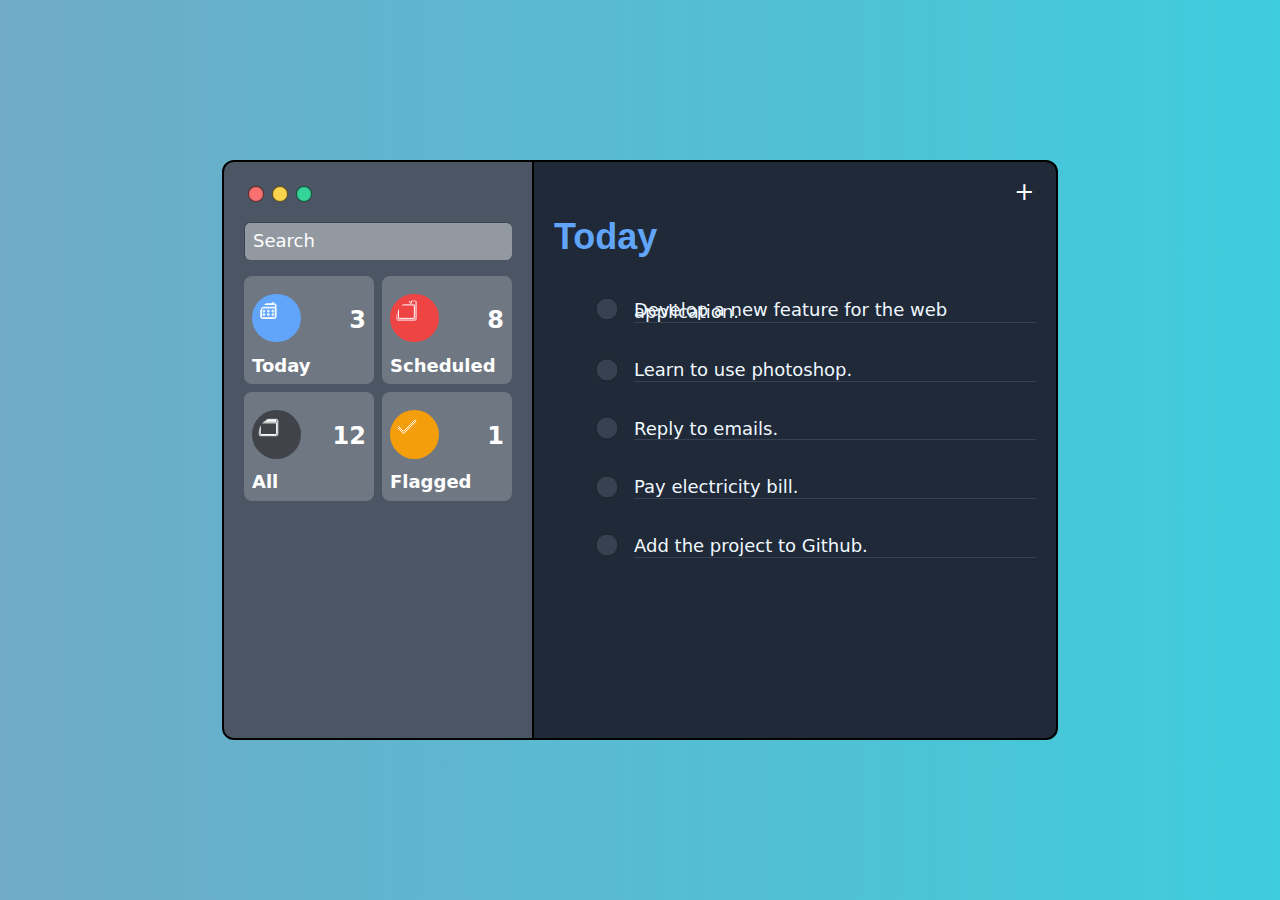
<file: index.html>
<!DOCTYPE html>
<html lang="en">
<head>
    <meta charset="UTF-8">
    <meta http-equiv="X-UA-Compatible" content="IE=edge">
    <meta name="viewport" content="width=device-width, initial-scale=1.0">
    <title>Reminder🤡</title>
    <link rel="stylesheet" href="./css/normalize.css">
    <link rel="stylesheet" href="./css/app.css">
    <link rel="stylesheet" href="./css/sidebar.css">
    <link rel="stylesheet" href="./css/content.css">
</head>
<body>
    <div class="app">

        <aside>

            <header class="controls">
                <button class="close"></button>
                <button class="minimize"></button>
                <button class="maximize"></button>
            </header>

            <form>
                <input type="text" placeholder="Search">
            </form>

            <nav>
                <a href="#" class="today" style="text-decoration:none">
                    <p>
                        <svg><path fill="none" d="M16.254,3.399h-0.695V3.052c0-0.576-0.467-1.042-1.041-1.042c-0.576,0-1.043,0.467-1.043,1.042v0.347H6.526V3.052c0-0.576-0.467-1.042-1.042-1.042S4.441,2.476,4.441,3.052v0.347H3.747c-0.768,0-1.39,0.622-1.39,1.39v11.813c0,0.768,0.622,1.39,1.39,1.39h12.507c0.768,0,1.391-0.622,1.391-1.39V4.789C17.645,4.021,17.021,3.399,16.254,3.399z M14.17,3.052c0-0.192,0.154-0.348,0.348-0.348c0.191,0,0.348,0.156,0.348,0.348v0.347H14.17V3.052z M5.136,3.052c0-0.192,0.156-0.348,0.348-0.348S5.831,2.86,5.831,3.052v0.347H5.136V3.052z M16.949,16.602c0,0.384-0.311,0.694-0.695,0.694H3.747c-0.384,0-0.695-0.311-0.695-0.694V7.568h13.897V16.602z M16.949,6.874H3.052V4.789c0-0.383,0.311-0.695,0.695-0.695h12.507c0.385,0,0.695,0.312,0.695,0.695V6.874z M5.484,11.737c0.576,0,1.042-0.467,1.042-1.042c0-0.576-0.467-1.043-1.042-1.043s-1.042,0.467-1.042,1.043C4.441,11.271,4.908,11.737,5.484,11.737z M5.484,10.348c0.192,0,0.347,0.155,0.347,0.348c0,0.191-0.155,0.348-0.347,0.348s-0.348-0.156-0.348-0.348C5.136,10.503,5.292,10.348,5.484,10.348z M14.518,11.737c0.574,0,1.041-0.467,1.041-1.042c0-0.576-0.467-1.043-1.041-1.043c-0.576,0-1.043,0.467-1.043,1.043C13.475,11.271,13.941,11.737,14.518,11.737z M14.518,10.348c0.191,0,0.348,0.155,0.348,0.348c0,0.191-0.156,0.348-0.348,0.348c-0.193,0-0.348-0.156-0.348-0.348C14.17,10.503,14.324,10.348,14.518,10.348z M14.518,15.212c0.574,0,1.041-0.467,1.041-1.043c0-0.575-0.467-1.042-1.041-1.042c-0.576,0-1.043,0.467-1.043,1.042C13.475,14.745,13.941,15.212,14.518,15.212z M14.518,13.822c0.191,0,0.348,0.155,0.348,0.347c0,0.192-0.156,0.348-0.348,0.348c-0.193,0-0.348-0.155-0.348-0.348C14.17,13.978,14.324,13.822,14.518,13.822z M10,15.212c0.575,0,1.042-0.467,1.042-1.043c0-0.575-0.467-1.042-1.042-1.042c-0.576,0-1.042,0.467-1.042,1.042C8.958,14.745,9.425,15.212,10,15.212z M10,13.822c0.192,0,0.348,0.155,0.348,0.347c0,0.192-0.156,0.348-0.348,0.348s-0.348-0.155-0.348-0.348C9.653,13.978,9.809,13.822,10,13.822z M5.484,15.212c0.576,0,1.042-0.467,1.042-1.043c0-0.575-0.467-1.042-1.042-1.042s-1.042,0.467-1.042,1.042C4.441,14.745,4.908,15.212,5.484,15.212z M5.484,13.822c0.192,0,0.347,0.155,0.347,0.347c0,0.192-0.155,0.348-0.347,0.348s-0.348-0.155-0.348-0.348C5.136,13.978,5.292,13.822,5.484,13.822z M10,11.737c0.575,0,1.042-0.467,1.042-1.042c0-0.576-0.467-1.043-1.042-1.043c-0.576,0-1.042,0.467-1.042,1.043C8.958,11.271,9.425,11.737,10,11.737z M10,10.348c0.192,0,0.348,0.155,0.348,0.348c0,0.191-0.156,0.348-0.348,0.348s-0.348-0.156-0.348-0.348C9.653,10.503,9.809,10.348,10,10.348z"></path>
                        </svg>
                        <span>3</span>
                    </p>
                Today
                </a>
                <a href="#" class="scheduled" style="text-decoration:none">
                    <p>
                        <svg><path fill="none" d="M18.807,0.337h-3.616v1.808c0,0.475-0.384,0.859-0.859,0.859c-0.474,0-0.859-0.384-0.859-0.859V0.337H6.731
							v1.808c0,0.475-0.384,0.859-0.859,0.859c-0.474,0-0.859-0.384-0.859-0.859V0.337h-3.82c-0.474,0-0.859,0.384-0.859,0.859v17.61
							c0,0.477,0.384,0.859,0.859,0.859h17.613c0.474,0,0.859-0.382,0.859-0.859V1.195C19.665,0.721,19.281,0.337,18.807,0.337z
							 M17.948,17.946H2.052V4.528h15.896V17.946z"></path>
                        </svg>
                        <span>8</span>
                    </p>
                    Scheduled
                </a>
                <a href="#" class="all" style="text-decoration:none">
                    <p>
                        <svg><path fill="none" d="M18.208,2.958H8.875V1.792c0-0.644-0.522-1.167-1.167-1.167H1.875c-0.644,0-1.167,0.522-1.167,1.167v16.333
                            c0,0.645,0.522,1.166,1.167,1.166h16.333c0.645,0,1.167-0.521,1.167-1.166v-14C19.375,3.48,18.853,2.958,18.208,2.958z
                             M18.208,17.542c0,0.322-0.261,0.583-0.583,0.583H2.458c-0.323,0-0.583-0.261-0.583-0.583V6.458h16.333V17.542z M17.625,5.292
                            H1.875V2.375c0-0.323,0.261-0.583,0.583-0.583h4.667c0.323,0,0.583,0.261,0.583,0.583v1.75h9.917c0.322,0,0.583,0.261,0.583,0.583
                            C18.208,5.031,17.947,5.292,17.625,5.292z"></path>
                        </svg>
                        <span>12</span>
                    </p>
                    All
                </a>                
                <a href="#" class="flagged" style="text-decoration:none">
                    <p>
                        <svg><path fill="none" d="M7.197,16.963H7.195c-0.204,0-0.399-0.083-0.544-0.227l-6.039-6.082c-0.3-0.302-0.297-0.788,0.003-1.087
							C0.919,9.266,1.404,9.269,1.702,9.57l5.495,5.536L18.221,4.083c0.301-0.301,0.787-0.301,1.087,0c0.301,0.3,0.301,0.787,0,1.087
							L7.741,16.738C7.596,16.882,7.401,16.963,7.197,16.963z"></path>
                        </svg>
                        <span>1</span>
                    </p>
                    Flagged
                </a>
            </nav>
    
        </aside>

        <main>
            <header class="add-new">
                <button>+</button>
            </header>

            <div class="title">
                <h1 class="today">Today</h1>
                <h1 class="scheduled">Scheduled</h1>
                <h1 class="all">All</h1>
                <h1 class="flagged">Flagged</h1>
            </div>

            <ol class="todos">
                <li>
                    <svg>
                        <circle cx="13" cy="14" r="11"></circle>
                    </svg>
                    <p>Develop a new feature for the web application.</p>
                </li>
                <li>
                    <svg>
                        <circle cx="13" cy="14" r="11"></circle>
                    </svg>
                    <p>Learn to use photoshop.</p>
                </li>
                <li>
                    <svg>
                        <circle cx="13" cy="14" r="11"></circle>
                    </svg>
                    <p>Reply to emails.</p>
                </li>
                <li>
                    <svg>
                        <circle cx="13" cy="14" r="11"></circle>
                    </svg>
                    <p>Pay electricity bill.</p>
                </li>
                <li>
                    <svg>
                        <circle cx="13" cy="14" r="11"></circle>
                    </svg>
                    <p>Add the project to Github.</p>
                </li>
            </ol>
        </main>
    </div>
</body>
</html>
</file>
<file: css/app.css>
:root {
    --color-today: 96, 165, 250;
    --color-scheduled: 239, 68, 68;
    --color-all: 156, 163, 175;
    --color-flagged: 245, 158, 11;
}

html {
    font-size: 100%;
}

body {
    color: aliceblue;

    font-size: 18px;
    font-family: system-ui, -apple-system, BlinkMacSystemFont, 'Segoe UI', Roboto, Oxygen, Ubuntu, Cantarell, 'Open Sans', 'Helvetica Neue', sans-serif;

    background-image: linear-gradient(
        to right,
        rgba(12, 111, 160, 0.589),
        rgb(62, 205, 221)
    );

    min-height: 100vh;

    display: flex;
    justify-content: center;
    align-items: center;

}
.app {
    width: 52rem;
    height: 36rem;

    border: 2px solid black;
    background: rgb(31, 41, 55);
    border-radius: 12px;

    display: flex;
    flex-direction: row;

    overflow: hidden;
}

aside,
main {
    padding: 1.25rem;
}
</file>
<file: css/sidebar.css>
aside {
    background: rgb(75, 85, 99);
    width: 33.3333333%;
}

/* CLOSE, MINIMIZE, MAXIMIZE */

.controls {
    display: flex;
    flex-direction: row;
    margin-bottom: 1rem;
}

.controls button {
    width: 1rem;
    height: 1rem;

    margin: 0.25rem;

    border: 1px solid rgba(0, 0, 0, 0.6);
    background: yellow;
    border-radius: 1rem;
}

.controls .close {
    background: rgb(248, 113, 113);
}

.controls .close:hover,
.controls .close:active {
    background: rgb(239, 68, 68);
}

.controls .minimize {
    background: rgb(252, 211, 77);
}

.controls .minimize:hover,
.controls .minimize:active {
    background: rgb(245, 158, 11);
}

.controls .maximize {
    background: rgb(52, 211, 153);
}

.controls .maximize:hover,
.controls .maximize:active {
    background: rgb(16, 185, 129);
}

/* FORM */

input {
    color: white;
    font-weight: bold;

    border: none;
    border-top: 1px solid rgb(55, 65, 81);
    border-left: 1px solid rgb(55, 65, 81);

    background: rgba(255, 255, 255, 0.4);
    border-radius: 0.375rem;

    padding: 0.5rem;
    margin-bottom: 1rem;
}

input::placeholder {
    color: white;
    font-weight: normal;
}

/* NAVIGATION */
nav {
    display: grid;
    grid-template-columns: 1fr 1fr;
    gap: 0.5rem;
}

nav a {
    font-weight: bold;
    background: rgba(255, 255, 255, 0.2);
    padding: 0.5rem;
    border-radius: 0.5rem;
    color: white;
}

nav a:hover,
nav a:active {
    color: white;
}

nav .today:hover,
nav .today:active {
    background: rgb(var(--color-today));
}

nav .scheduled:hover,
nav .scheduled:active {
    background: rgb(var(--color-scheduled));
}

nav .all:hover,
nav .all:active {
    background: rgb(var(--color-all));
}

nav .flagged:hover,
nav .flagged:active {
    background: rgb(var(--color-flagged));
}

/* NAV ICONS */

nav p {
    display: flex;
    justify-content: space-between;
}

nav svg {
    width: 2.25rem;
    height: 2.25rem;
    border-radius: 2.25rem;

    stroke: white;
    fill: white;

    padding: 0.4rem;
    margin-top: -0.5rem;
    margin-bottom: -0.5rem;
}

.today svg {
    background-color: rgb(var(--color-today));
}

.scheduled svg {
    background-color: rgb(var(--color-scheduled));
}

.all svg {
    background-color: rgba(40, 42, 46, 0.659);
}

.flagged svg {
    background-color: rgb(var(--color-flagged));
}

nav span {
    font-size: 1.5rem;
    line-height: 2.25rem;
}
</file>
<file: css/content.css>
main {
    width: 66.66666667%;
    border-left: 2px solid black;
}

.add-new {
    display: flex;
    justify-content: flex-end;
}

.add-new button {
    font-size: 1.5rem;
    background: none;
    border: 0px solid rgba(0, 0, 0, 0.6);
    color: white;

    padding-top: 0.215rem 0.575rem 0.425rem 0.5rem;
    margin-bottom: 0.75rem;

    position: relative;
        bottom: 0.275rem;
        right: -0.275rem;
}

.add-new button:hover,
.add-new button:active {
    background: rgb(55, 65, 81);
}

/* TITLES */

h1 {
    font-size: 2.25rem;
    font-family: "Arial rounded MT bold", "Helvetica Rounded", Arial, sans-serif;
    margin-top: -0.5rem;

    display: none;
}

h1.today {
    color: rgb(var(--color-today));
    display: block;
}

h1.scheduled {
    color: rgb(var(--color-scheduled));
}

h1.all {
    color: rgb(var(--color-all));
}

h1.flagged {
    color: rgb(var(--color-flagged));
}

/* TODOS */
.todos li {
    display: flex;
    line-height: 0.1rem;
}

.todos p {
    padding: 0.625rem 0;
    border-bottom: 1px solid rgb(55, 65, 81);
    flex-grow: 1;
}
.todos svg {
    flex: none;

    width: 2rem;
    height: 2rem;

    margin-top: 0.8em;
    margin-right: 0.5rem;

    stroke: rgb(28, 34, 43);
    stroke-width: 1;
    fill: rgb(55, 65, 81);

    cursor: pointer;
}
.todos svg:hover,
.todos svg:active {
    fill: rgb(251, 191, 36);
}
</file>
